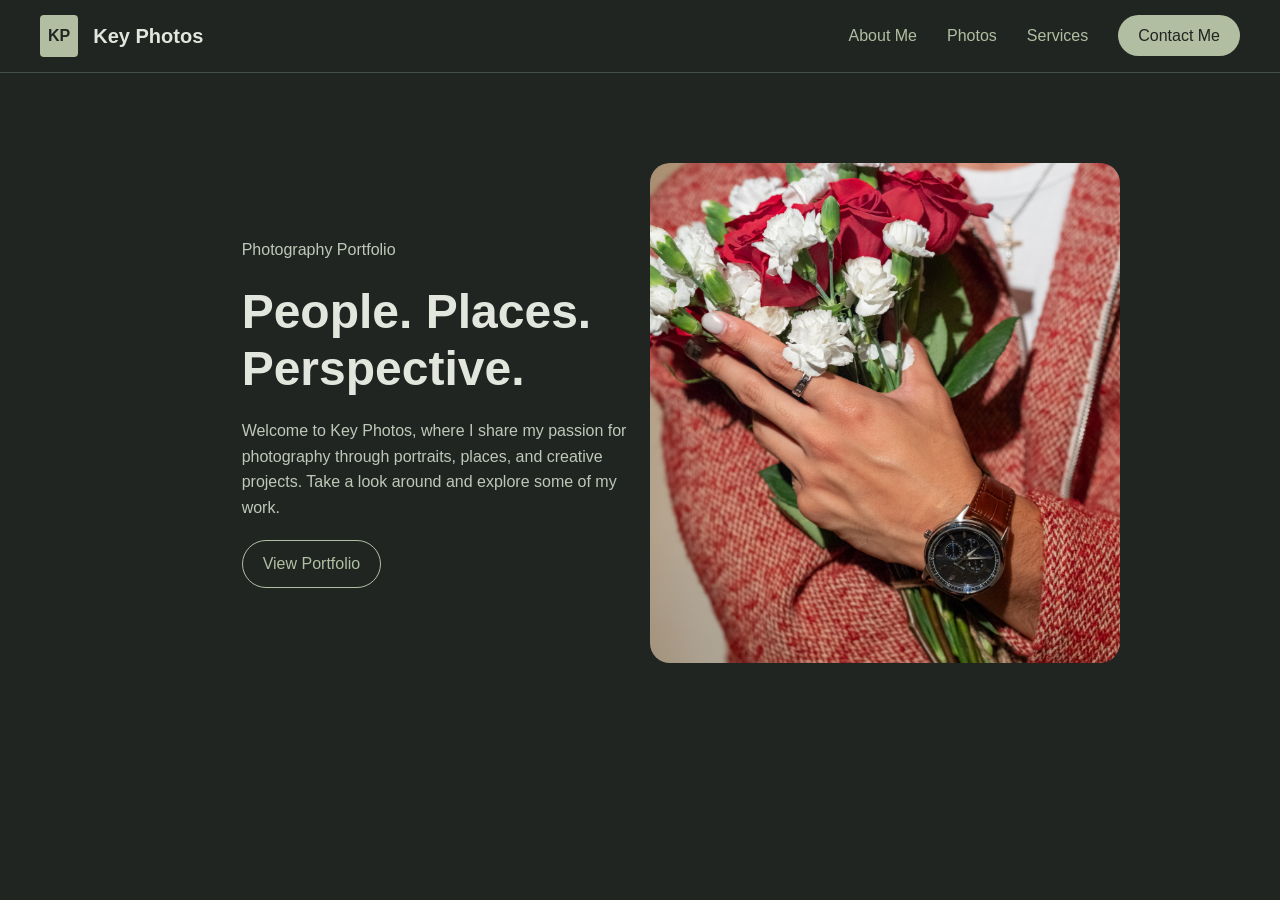
<file: index.html>
<!doctype html>
<html>
<head>
<meta charset="UTF-8">
<meta name="viewport" content="width=device-width, initial-scale=1.0">
	
<title>Key Photos</title>
	<link rel="stylesheet" href="homepage960.css">
	
</head>

<body>

    <header>
        <nav>
            
<div class="logo">
    <a href="homepage960.html" class="logo-link">
        <span>KP</span>
        <h1>Key Photos</h1>
    </a>
</div>

            <ul>
                <li><a href="about960.html">About Me</a></li>
                <li><a href="photos960.html">Photos</a></li>
                <li><a href="services960.html">Services</a></li>
                <li><a href="contact960.html" class="contact-btn">Contact Me</a></li>
            </ul>
        </nav>
    </header>

    <main>
        <section class="hero">

            <div class="hero-text">
                <p>Photography Portfolio</p>

                <h2>People. Places.<br>Perspective.</h2>

                <p>
                    Welcome to Key Photos, where I share my
                    passion for photography through portraits,
                    places, and creative projects.
                    Take a look around and explore some of my work.
                </p>

               
		<a href="photos960.html" class="portfolio-btn">
   		 View Portfolio
		</a>

            </div>

            <div class="hero-image">
                <img src="kp_images/kp_coverimage.jpg"
                     alt="Close-up image of someone in a red jacket holding a boquet of flowers such as red roses">
            </div>

        </section>
    </main>

</body>
	
</html>
</file>
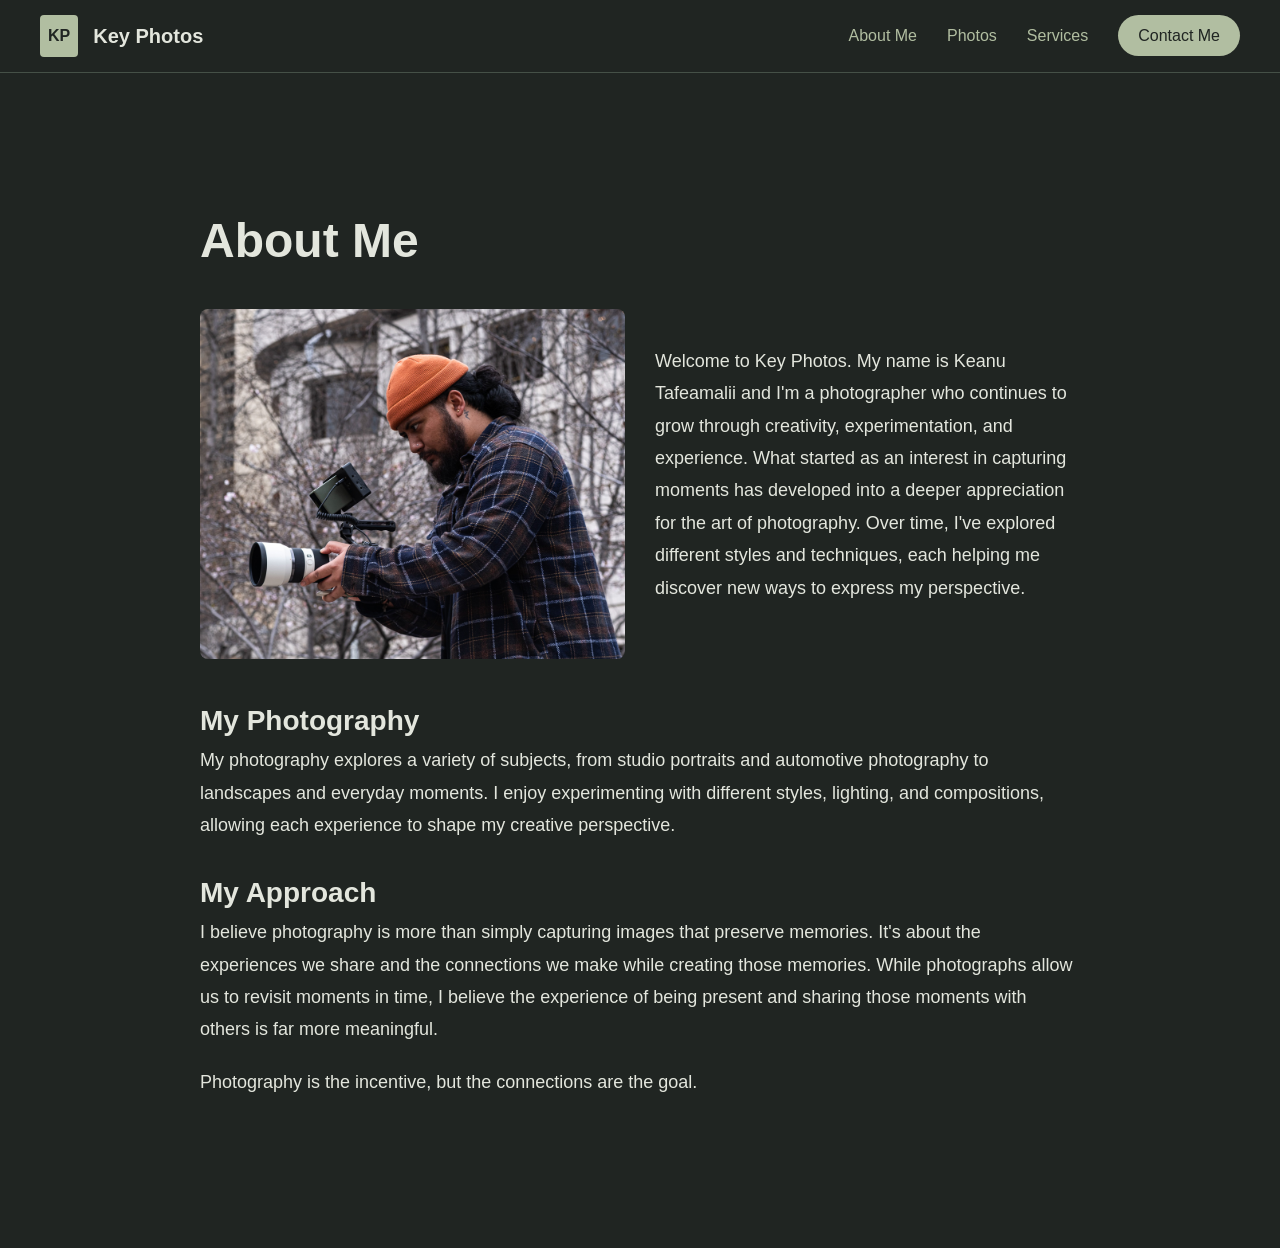
<file: about960.html>
<!doctype html>
<html>
<head>
<meta charset="UTF-8">
<meta name="viewport" content="width=device-width, initial-scale=1.0">
	
<title>About Me | Key Photos</title>
	<link rel="stylesheet" href="homepage960.css">
	
</head>

<body>

   <header>
        <nav>
            
<div class="logo">
    <a href="index.html" class="logo-link">
        <span>KP</span>
        <h1>Key Photos</h1>
    </a>
</div>

            <ul>
                <li><a href="about960.html">About Me</a></li>
                <li><a href="photos960.html">Photos</a></li>
                <li><a href="services960.html">Services</a></li>
                <li><a href="contact960.html" class="contact-btn">Contact Me</a></li>
            </ul>
        </nav>
    </header>

 <main class="grid960">
    <section class="about">
        <h2>About Me</h2>

     
<div class="about-intro">
    <img src="kp_images/kp_aboutme.jpg"
         alt="Portrait of the photographer"
         class="about-photo">

    <p>
        Welcome to Key Photos. My name is Keanu Tafeamalii and I'm a photographer who continues to grow through creativity, experimentation, and experience. What started as an interest in capturing moments has developed into a deeper appreciation for the art of photography. Over time, I've explored different styles and techniques, each helping me discover new ways to express my perspective.
    </p>
</div>


        <h3>My Photography</h3>

        <p>
		My photography explores a variety of subjects, from studio portraits and automotive photography to landscapes and everyday moments. I enjoy experimenting with different styles, lighting, and compositions, allowing each experience to shape my creative perspective.
        </p>

        <h3>My Approach</h3>

        <p>
           I believe photography is more than simply capturing images that preserve memories. It's about the experiences we share and the connections we make while creating those memories. While photographs allow us to revisit moments in time, I believe the experience of being present and sharing those moments with others is far more meaningful.
        </p>
		
		<p>Photography is the incentive, but the connections are the goal.</p>
    </section>
</main>

</body>
	
</html>
</file>
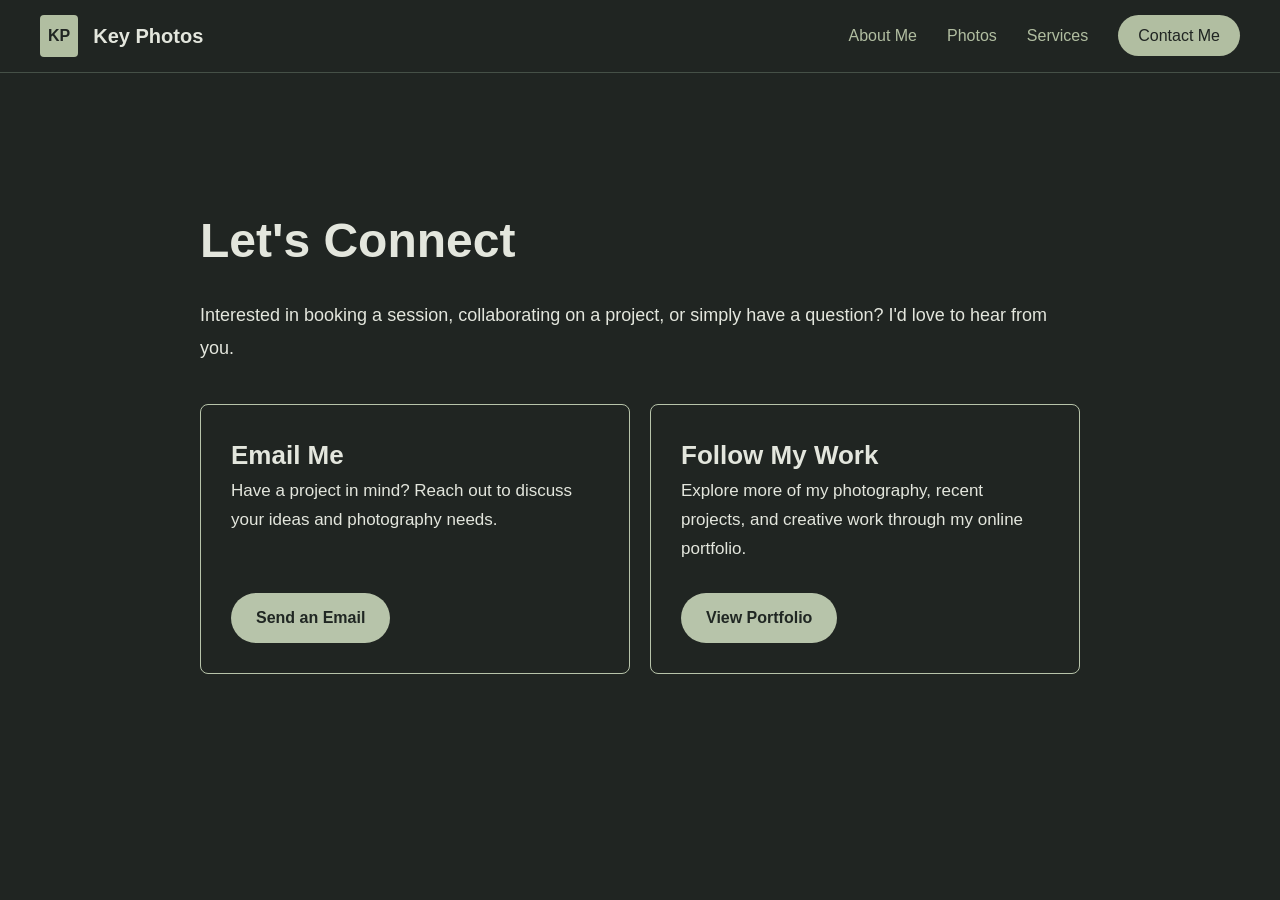
<file: contact960.html>
<!doctype html>
<html>
<head>
<meta charset="UTF-8">
<meta name="viewport" content="width=device-width, initial-scale=1.0">
	
<title>Contact Me | Key Photos</title>
	<link rel="stylesheet" href="homepage960.css">
	
</head>

<body>

   <header>
        <nav>
            
<div class="logo">
    <a href="index.html" class="logo-link">
        <span>KP</span>
        <h1>Key Photos</h1>
    </a>
</div>

            <ul>
                <li><a href="about960.html">About Me</a></li>
                <li><a href="photos960.html">Photos</a></li>
                <li><a href="services960.html">Services</a></li>
                <li><a href="contact960.html" class="contact-btn">Contact Me</a></li>
            </ul>
        </nav>
    </header>

   
<main class="grid960">
    <section class="contact">
        <h2>Let's Connect</h2>

        <p class="contact-intro">
            Interested in booking a session, collaborating
            on a project, or simply have a question?
            I'd love to hear from you.
        </p>

        <div class="contact-info">

            <article class="contact-card">
                <h3>Email Me</h3>
                <p>
                    Have a project in mind?
                    Reach out to discuss your ideas
                    and photography needs.
                </p>

                <a href="mailto:ktafeamalii15@gmail.com"
                   class="contact-link">
                    Send an Email
                </a>
            </article>

            <article class="contact-card">
                <h3>Follow My Work</h3>
                <p>
                    Explore more of my photography,
                    recent projects, and creative work
                    through my online portfolio.
                </p>

             	  <a href="photos960.html" class="contact-link">
  				  View Portfolio
				</a>
				
            </article>

        </div>
    </section>
</main>

</body>
	
</html>
</file>
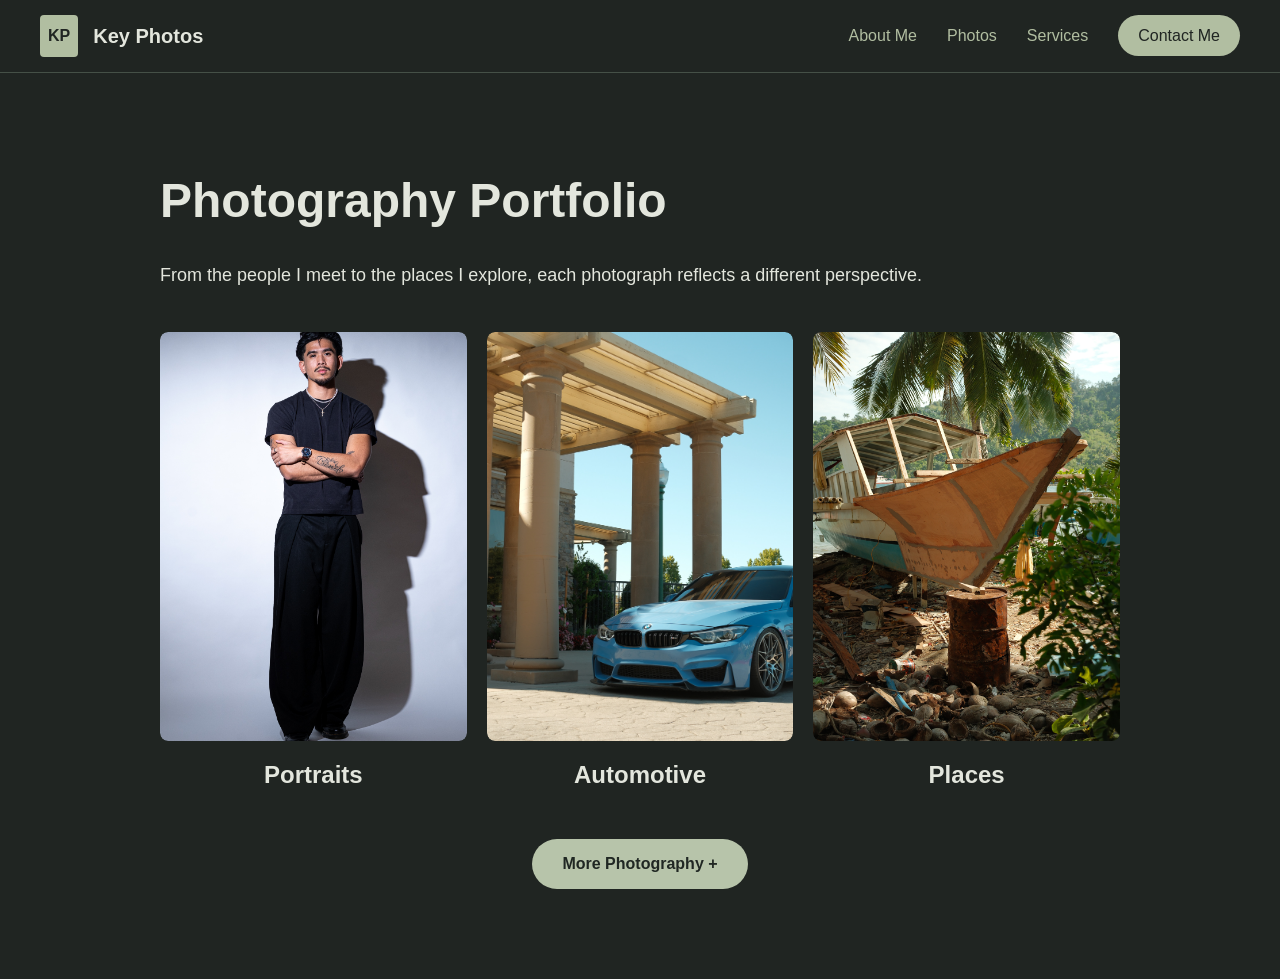
<file: photos960.html>
<!doctype html>
<html>
<head>
<meta charset="UTF-8">
<meta name="viewport" content="width=device-width, initial-scale=1.0">
	
<title>Photos | Key Photos</title>
	<link rel="stylesheet" href="homepage960.css">
	
</head>

<body>

   <header>
        <nav>
            
<div class="logo">
    <a href="index.html" class="logo-link">
        <span>KP</span>
        <h1>Key Photos</h1>
    </a>
</div>

            <ul>
                <li><a href="about960.html">About Me</a></li>
                <li><a href="photos960.html">Photos</a></li>
                <li><a href="services960.html">Services</a></li>
                <li><a href="contact960.html" class="contact-btn">Contact Me</a></li>
            </ul>
        </nav>
    </header>

   
<main class="grid960">
    <section class="gallery">
        <h2>Photography Portfolio</h2>
        <p>
            From the people I meet to the places I explore, each photograph reflects a different perspective.
        </p>

        <div class="photo-grid">

            <div class="photo-card">
               <a href="#portraits">
				  <img src="kp_images/kp_portraits1.1.jpg"
                     alt="Full body portrait of male model standing with arms crossed dressed in all black">
				   </a>
                <h3>Portraits</h3>
            </div>

            <div class="photo-card">
               <a href="#automotive">
				   <img src="kp_images/kp_auto1.jpg"
                     alt="BMW F80 M3 parked in front of a building">
				   </a>
                <h3>Automotive</h3>
            </div>

            <div class="photo-card">
               <a href="#places">
				   <img src="kp_images/kp_places1.jpg"
                     alt="Boat photographed in the Philippines">
				   </a>
                <h3>Places</h3>
			</div>
		</div>
				
	<details class="more-gallery">
    <summary>More Photography +</summary>
	<div class="more-categories">
    <div class="more-category">
        <a href="#engagement">Engagement Photography</a>
    </div>

    <div class="more-category">
        <a href="#film">B&W Film Photography</a>
    </div>
</div>

</details>
</section>
</main>


</body>
	
</html>
</file>
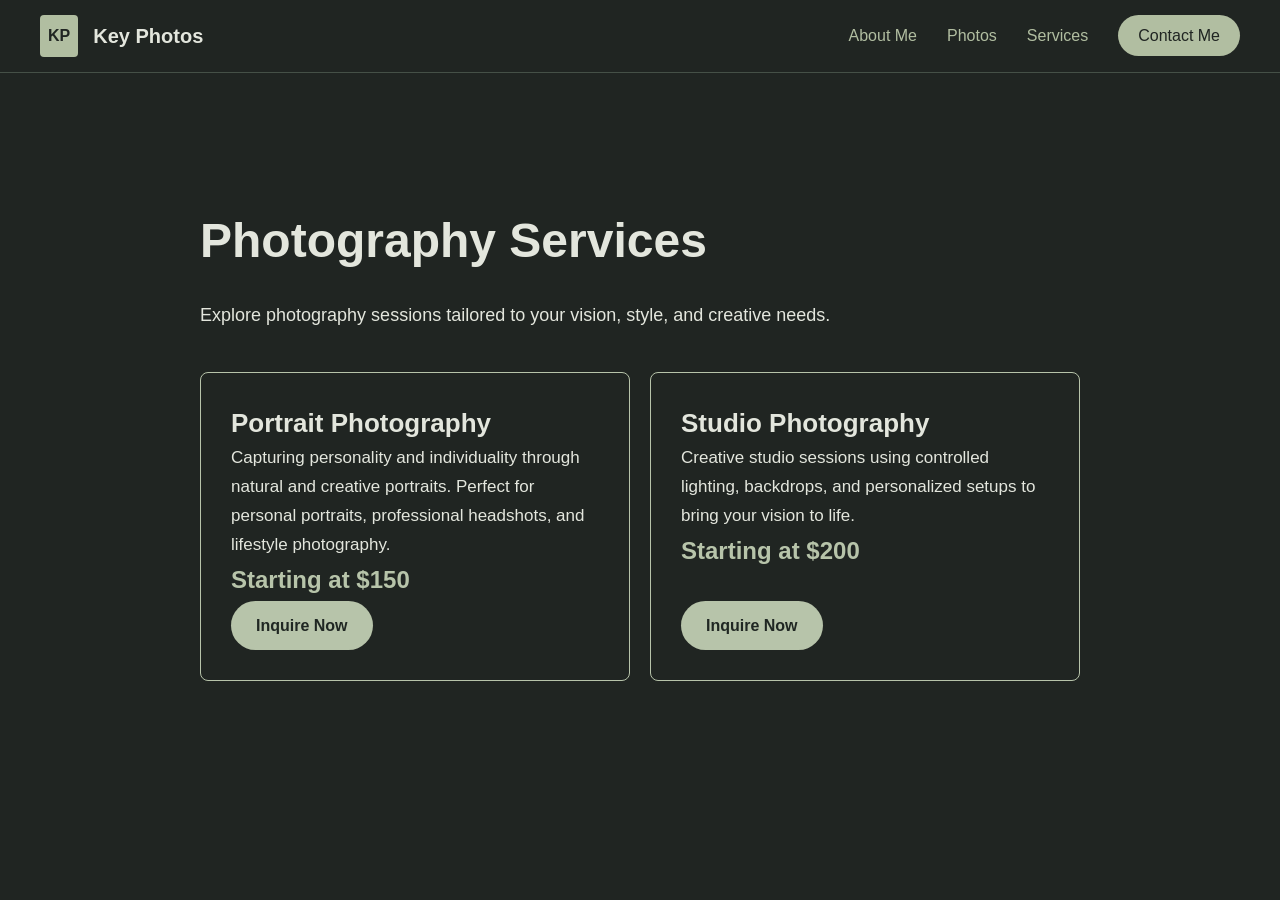
<file: services960.html>
<!doctype html>
<html>
<head>
<meta charset="UTF-8">
<meta name="viewport" content="width=device-width, initial-scale=1.0">
	
<title>Services | Key Photos</title>
	<link rel="stylesheet" href="homepage960.css">
	
</head>

<body>

  <header>
        <nav>
            
<div class="logo">
    <a href="index.html" class="logo-link">
        <span>KP</span>
        <h1>Key Photos</h1>
    </a>
</div>

            <ul>
                <li><a href="about960.html">About Me</a></li>
                <li><a href="photos960.html">Photos</a></li>
                <li><a href="services960.html">Services</a></li>
                <li><a href="contact960.html" class="contact-btn">Contact Me</a></li>
            </ul>
        </nav>
    </header>

    
<main class="grid960">
    <section class="services">
        <h2>Photography Services</h2>

        <p>
            Explore photography sessions tailored to
            your vision, style, and creative needs.
        </p>

        <div class="services-grid">

            <article class="service-card">
                <h3>Portrait Photography</h3>

                <p>
                    Capturing personality and individuality
                    through natural and creative portraits.
                    Perfect for personal portraits,
                    professional headshots, and lifestyle
                    photography.
				<p class="service-price">
    				Starting at $150
				</p>
			</p>

                <a href="contact960.html" class="service-btn">
                    Inquire Now
                </a>
            </article>

            <article class="service-card">
                <h3>Studio Photography</h3>

                <p>
                    Creative studio sessions using controlled
                    lighting, backdrops, and personalized
                    setups to bring your vision to life.
                </p>

                <p class="service-price">
                    Starting at $200
				</p>

                <a href="contact960.html" class="service-btn">
                    Inquire Now
                </a>
            </article>

        </div>
    </section>
</main>


</body>
	
</html>
</file>
<file: homepage960.css>
@charset "UTF-8";
/* CSS Document */

/* Global Reset */
* {
    box-sizing: border-box;
    margin: 0;
    padding: 0;
}

/* Body */
body {
    font-family: Arial, sans-serif;
    background-color: #202522;
    color: #E3E6DD;
    line-height: 1.6;
}

/* Header */
header {
    background-color: #202522;
    padding: 15px 40px;
    border-bottom: 1px solid #455047;
}

/* Navigation */
nav {
    display: flex;
    justify-content: space-between;
    align-items: center;
}

/* Logo */
.logo {
    display: flex;
    align-items: center;
    gap: 15px;
}

.logo span {
    background-color: #B1BEA1;
    color: #202522;
    padding: 8px;
    border-radius: 4px;
    font-weight: bold;
}

.logo h1 {
    font-size: 20px;
    color: #E3E6DD;
}

/* Navigation Links */
nav ul {
    list-style: none;
    display: flex;
    align-items: center;
    gap: 30px;
}

nav ul li a {
    text-decoration: none;
    color: #B1BEA1;
    font-weight: 500;
    transition: color 0.3s ease;
}

nav ul li a:hover {
    color: #E3E6DD;
}

/* Contact Button */
.contact-btn {
    background-color: #B1BEA1;
    color: #202522;
    padding: 12px 20px;
    border-radius: 25px;
}

.contact-btn:hover {
    background-color: #8F9F80;
    color: #202522;
}

/* Main Content */
main {
    width: 960px;
	max-width: 100%;
    margin: 0 auto;
    padding: 90px 0px;
}

/* Hero Section - 960 Grid */
.hero {
    display: grid;
    grid-template-columns: repeat(12, minmax(0, 1fr));
    gap: 20px;
    align-items: center;
}
/* Hero Text */
.hero-text {
    grid-column: 2 / span 5;
    min-width: 0;
}

.hero-text h2 {
    font-size: 48px;
    line-height: 1.2;
    margin: 15px 0 20px;
    color: #E3E6DD;
}

.hero-text p {
    margin-bottom: 20px;
    color: #BFC8B8;
}

/* Portfolio Button */
.portfolio-btn {
    display: inline-block;
    padding: 10px 20px;
    border: 1px solid #B1BEA1;
    border-radius: 25px;
    color: #B1BEA1;
    text-decoration: none;
    transition: 0.3s ease;
}

.portfolio-btn:hover {
    background-color: #B1BEA1;
    color: #202522;
}

/* Hero Image */
.hero-image {
    grid-column: span 6;
    min-width: 0;
}

.hero-image img {
    display: block;
    width: 100%;
    height: 500px;
    object-fit: cover;
    border-radius: 20px;
}
/* Smaller Screens */
@media (max-width: 768px) {
    header {
        padding: 15px 20px;
    }

    nav {
        flex-direction: column;
		align-items: center;
        gap: 20px;
    }

    nav ul {
        flex-wrap: wrap;
        justify-content: center;
        gap: 15px;
    }

    main {
        padding: 50px 20px;
    }

   .hero {
    grid-template-columns: 1fr;
}

.hero-text,
.hero-image {
    grid-column: 1;
 }
}

/* About Me Page */
.about {
    grid-column: span 12;
    padding: 40px;
}

.about h2 {
    font-size: 48px;
    margin-bottom: 30px;
}

.about h3 {
    font-size: 28px;
    margin-top: 30px;
}

.about p {
    font-size: 18px;
    line-height: 1.8;
    margin-bottom: 20px;
}


/* Photos Page */
.gallery {
    grid-column: 1 / -1;
}
.gallery h2 {
    font-size: 48px;
    margin-bottom: 20px;
}

.gallery p {
    font-size: 18px;
    line-height: 1.8;
    margin-bottom: 40px;
}

/* Three Column Photo Gallery */
.photo-grid {
    display: grid;
    grid-template-columns: repeat(3, minmax(0, 1fr));
    gap: 20px;
}

.photo-card {
    min-width: 0;
}

.photo-card img {
    width: 100%;
    aspect-ratio: 3 / 4;
    object-fit: cover;
    display: block;
    border-radius: 8px;
}

.photo-card h3 {
    font-size: 24px;
    margin-top: 15px;
    text-align: center;
}

/* Expandable Photography Categories */
.more-gallery {
    grid-column: 1 / -1;
    width: 100%;
    margin-top: 45px;
    text-align: center;
}

.more-gallery summary {
    display: inline-block;
    padding: 12px 30px;
    background-color: #b7c4aa;
    color: #202723;
    border-radius: 25px;
    font-weight: bold;
    cursor: pointer;
    list-style: none;
}

.more-gallery summary::-webkit-details-marker {
    display: none;
}

.more-gallery summary:hover {
    background-color: #dce5d3;
}


.more-categories {
    display: flex;
    flex-direction: column;
    gap: 15px;
    max-width: 300px;
    margin: 30px auto 0;
}


.more-category {
    padding: 18px 20px;
    border: 1px solid #b7c4aa;
    border-radius: 8px;
    text-align: center;
}


.more-category h3 {
    font-size: 20px;
    margin: 0;
    overflow-wrap: break-word;
}

/* More Photography Links */
.more-category a {
    display: block;
    color: #e5e8df;
    text-decoration: none;
    font-size: 20px;
    font-weight: bold;
}

.more-category:hover {
    background-color: #b7c4aa;
    cursor: pointer;
}

.more-category:hover a {
    color: #202723;
}


/* Clickable Photo Covers */
.photo-card a {
    display: block;
    overflow: hidden;
    border-radius: 8px;
}

.photo-card a img {
    transition: transform 0.3s ease;
}

.photo-card a:hover img {
    transform: scale(1.05);
}


/* Services Page */
.services {
    grid-column: 1 / -1;
    padding: 40px;
}

.services h2 {
    font-size: 48px;
    margin-bottom: 20px;
}

.services > p {
    font-size: 18px;
    line-height: 1.8;
    margin-bottom: 40px;
}

/* Two Column Services Layout */
.services-grid {
    display: grid;
    grid-template-columns: repeat(2, minmax(0, 1fr));
    gap: 20px;
}

.service-card {
    display: flex;
    flex-direction: column;
    padding: 30px;
    border: 1px solid #b7c4aa;
    border-radius: 8px;
}

.service-card h3 {
    font-size: 26px;
    margin-top: 0;
}

.service-card p {
    font-size: 17px;
    line-height: 1.7;
}

.service-price {
    font-size: 24px !important;
    font-weight: bold;
    color: #b7c4aa;
}

/* Services Buttons */
.service-btn {
    display: inline-block;
    align-self: flex-start;
    margin-top: auto;
    padding: 12px 25px;
    background-color: #b7c4aa;
    color: #202723;
    text-decoration: none;
    border-radius: 25px;
    font-weight: bold;
}

.service-btn:hover {
    background-color: #dce5d3;
}


/* Contact Page */
.contact {
    grid-column: 1 / -1;
    padding: 40px;
}

.contact h2 {
    font-size: 48px;
    margin-bottom: 20px;
}

.contact-intro {
    font-size: 18px;
    line-height: 1.8;
    margin-bottom: 40px;
}

/* Contact Information Layout */
.contact-info {
    display: grid;
    grid-template-columns: repeat(2, minmax(0, 1fr));
    gap: 20px;
}

.contact-card {
    display: flex;
    flex-direction: column;
    padding: 30px;
    border: 1px solid #b7c4aa;
    border-radius: 8px;
}

.contact-card h3 {
    font-size: 26px;
    margin-top: 0;
}

.contact-card p {
    font-size: 17px;
    line-height: 1.7;
    margin-bottom: 30px;
}

/* Contact Buttons */
.contact-link {
    display: inline-block;
    align-self: flex-start;
    margin-top: auto;
    padding: 12px 25px;
    background-color: #b7c4aa;
    color: #202723;
    text-decoration: none;
    border-radius: 25px;
    font-weight: bold;
}

.contact-link:hover {
    background-color: #dce5d3;
}

/* Homepage Logo Link */
.logo-link {
    display: flex;
    align-items: center;
    gap: 15px;
    color: inherit;
    text-decoration: none;
}


/* About Me Photo Layout */
.about-intro {
    display: grid;
    grid-template-columns: repeat(2, minmax(0, 1fr));
    gap: 30px;
    align-items: center;
    margin-bottom: 40px;
}

/* About Me Photograph */

.about-photo {
    width: 100%;
    height: 350px;
    object-fit: cover;
    object-position: center 20%;
    border-radius: 8px;
}


/* About Me Introduction */
.about-intro p {
    font-size: 18px;
    line-height: 1.8;
}

/* Responsive Layout */
@media (max-width: 700px) {
    .about-intro {
        grid-template-columns: 1fr;
    }
}

/* Responsive Grid */
@media (max-width: 980px) {
    .grid960 {
        width: 100%;
        max-width: 960px;
        padding: 20px;
        margin: 0 auto;
    }
}

/* Mobile Layout */
@media (max-width: 700px) {

    /* Main Grid */
    .grid960 {
        width: 100%;
        padding: 20px;
    }

    /* Headings */
    h1 {
        font-size: 36px;
    }

    h2 {
        font-size: 26px;
    }

    /* Images */
    img {
        max-width: 100%;
    }

    /* General Spacing */
    section {
        margin-bottom: 30px;
    }
}

/* Mobile Contact Cards */
@media (max-width: 700px) {
    .contact-info {
        grid-template-columns: 1fr;
    }
}

/* Mobile Services Cards */
@media (max-width: 700px) {
    .services-grid {
        grid-template-columns: 1fr;
    }
}
</file>
